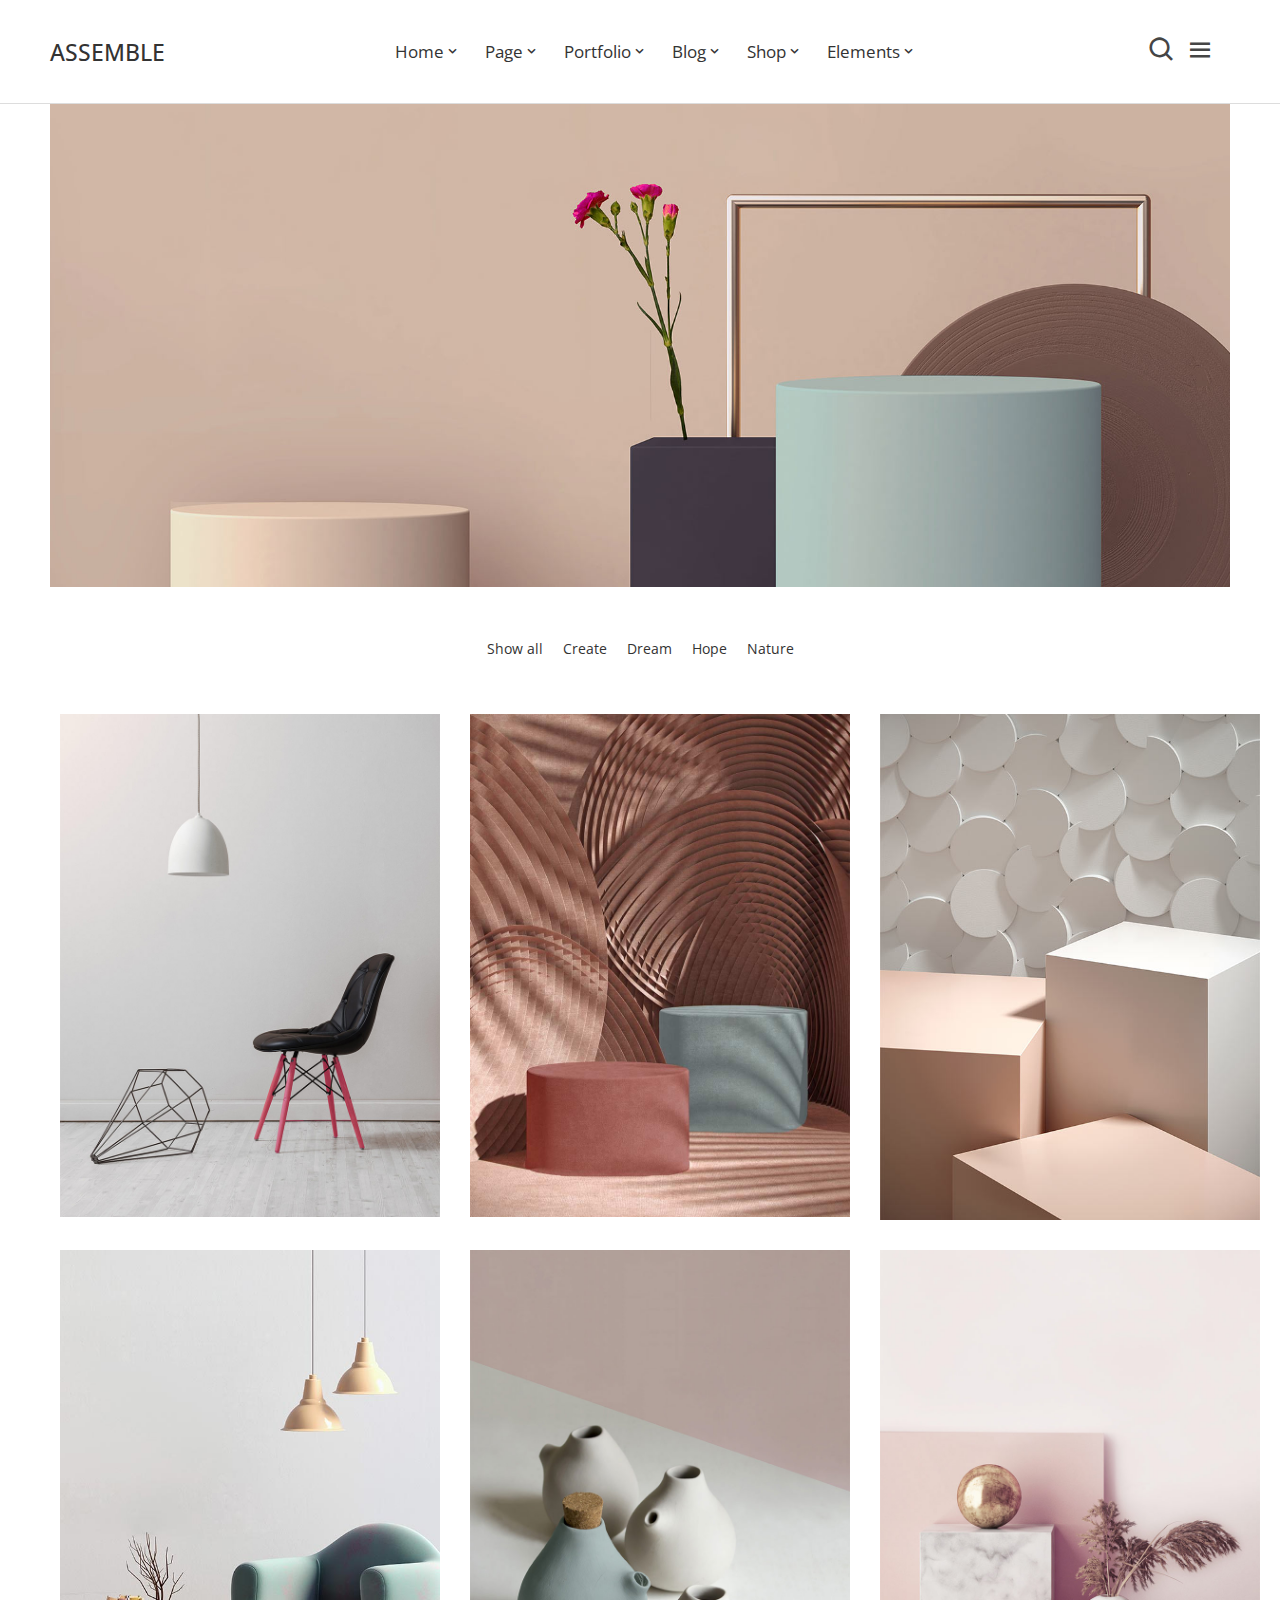
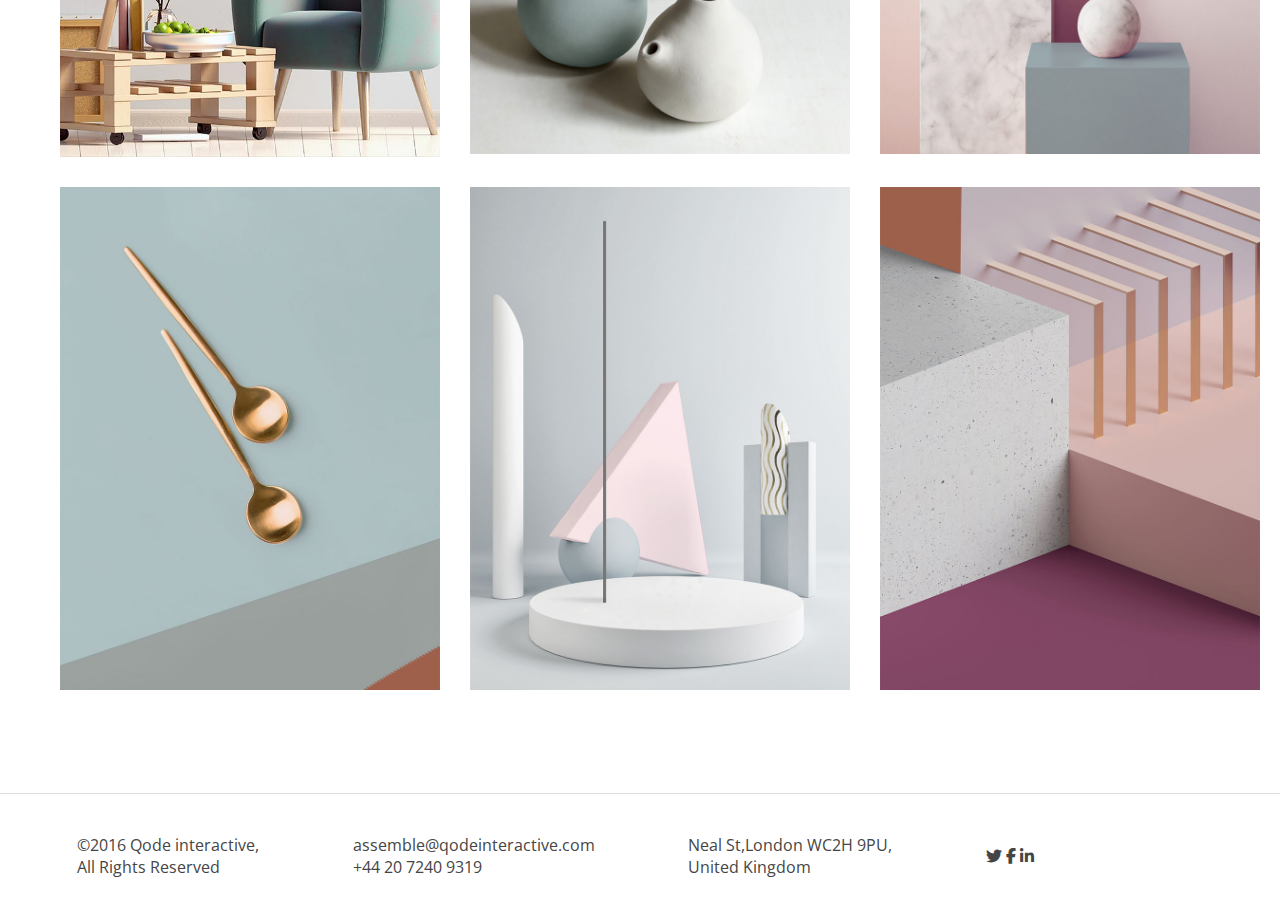
<file: index.html>
<!DOCTYPE html>
<html lang="en">

<head>
  <meta charset="UTF-8">
  <meta name="viewport" content="width=device-width, initial-scale=1.0">
  <title>Document</title>
  <link rel="preconnect" href="https://fonts.googleapis.com">
  <link rel="preconnect" href="https://fonts.gstatic.com" crossorigin>
  <link href="https://fonts.googleapis.com/css2?family=Open+Sans:ital,wght@0,300..800;1,300..800&display=swap"
    rel="stylesheet">
  <link rel="stylesheet" href="project2.css">
  <link rel="stylesheet" href="responsive.css">
  <!-- BOX icone -->
  <link rel="stylesheet" href="https://cdn.jsdelivr.net/npm/boxicons@latest/css/boxicons.min.css">
  <link rel="stylesheet" href="https://cdnjs.cloudflare.com/ajax/libs/font-awesome/6.7.2/css/all.min.css"
    integrity="sha512-Evv84Mr4kqVGRNSgIGL/F/aIDqQb7xQ2vcrdIwxfjThSH8CSR7PBEakCr51Ck+w+/U6swU2Im1vVX0SVk9ABhg=="
    crossorigin="anonymous" referrerpolicy="no-referrer" />
</head>

<body>
  <header class="header">
    <a href="" class="logo">ASSEMBLE
    </a>
    <nav class="navber">
      <ul>
        <li><a href="#home">Home<i class='bx bx-chevron-down'></i></a>
          <ul>
            <li><a href="">Main Home</a></li>
            <li><a href="">Split Showcase</a></li>
            <li><a href="">Tiled Home</a></li>
            <li><a href="">Category Slider</a></li>
            <li><a href="">Portfolio Carousel</a></li>
          </ul>
        </li>
        <li><a href="#page">Page<i class='bx bx-chevron-down'></i></a>
          <ul>
            <li><a href="">About Me</a></li><br>
            <li><a href="">About Us</a></li><br>
            <li><a href="">FAQ </a></li><br>
            <li><a href="">Meet the Team</a></li>
            <li><a href="">Contact Page 1</a></li>
            <li><a href="">Contact Page 1</a></li>
            <li><a href="">Error Page </a></li>
          </ul>
        </li>
        <li><a href="#portfolio">Portfolio<i class='bx bx-chevron-down'></i></a>
          <ul>
            <li><a href="">Portfolio Types</a></li>
            <li><a href="">Narroe Poject</a></li>
            <li><a href="">Masonry Portfolio</a></li>
            <li><a href="">Category Slider</a></li>
            <li><a href="">Gallery Portfolio </a></li>
            <li><a href="">Full Eidth Portfolio</a></li>
            <li><a href="">Pinterest Portfolio</a></li>
          </ul>
        </li>
        <li><a href="#blog">Blog<i class='bx bx-chevron-down'></i></a>
          <ul>
            <li><a href="">Blog Standard</a></li>
            <li><a href="">Standard - Riht Sidber</a></li>
            <li><a href="">Standard - Left Sidber</a></li>
            <li><a href="">Blog Masonary</a></li>
            <li><a href="">Masonary - Riht Sidber</a></li>
            <li><a href="">Masonary - Left Sidber</a></li>
            <li><a href="">Single Posts</a></li>
          </ul>
        </li>
        <li><a href="#shop">Shop<i class='bx bx-chevron-down'></i></a>
          <ul>
            <li><a href="">Stop With Sidebar</a></li>
            <li><a href="">Stop Three Columns</a></li>
            <li><a href="">Stop Four Columns</a></li>
            <li><a href="">Stop Full Width</a></li>
            <li><a href="">Stop Page</a></li>
            <li><a href="">Product Types</a></li>
          </ul>
        </li>
        <li><a href="#elements">Elements<i class='bx bx-chevron-down'></i></a>
          <ul>
            <li><a href="">Classic</a></li><br>
            <li><a href="">Typography</a></li><br>
            <li><a href="">interactive</a></li>
          </ul>
        </li>
      </ul>
    </nav>
    <div class="icone">
      <div class="bx bx-search" id="search-icon"></div>
      <div class="bx bx-menu" id="menu-icone"></div>
    </div>

  </header>
  <!-- content -->
  <section>
    <div class="continer">
      <div class="slider_wrapper">
        <img id="slidder-1" src="image-5.jpg" alt="">
        <!-- <img id="slidder-2" src="image-5.jpg" alt="">
          <img id="slidder-3" src="img-6.jpg" alt="">
          <img id="slidder-4" src="img-7.jpg" alt=""> -->
      </div>
    </div>
  </section>
  <section>
    <div class="menu_icone">
      <ul>
        <li><a href="">Show all</a></li>
        <li><a href="">Create</a></li>
        <li><a href="">Dream</a></li>
        <li><a href="">Hope</a></li>
        <li><a href="">Nature</a></li>
      </ul>
    </div>
  </section>
  <section id="content">
    <div class="conterntss">
      <div id="menu_bar">
        <div class="child_bar">
          <img src="Portfolio-1.jpg" alt="">
          <div class="text">
            <h2>Minimalistic Room</h2>
            <p>by Lora Willis</p>
          </div>
        </div>
        <div class="child_bar">
          <img src="Portfolio-2.jpg" alt="">
          <div class="text">
            <h2>Organic Modeling</h2>
            <p>by Lora Willis</p>
          </div>
        </div>
        <div class="child_bar">
          <img src="Portfolio-3.jpg" alt="">
          <div class="text">
            <h2>Shadows on the wall</h2>
            <p>by Lora Willis</p>
          </div>
        </div>
        <div class="child_bar">
          <img src="Portfolio-4.jpg" alt="">
          <div class="text">
            <h2>Still, Light, and Silent</h2>
            <p>by Lora Willis</p>
          </div>
        </div>
        <div class="child_bar">
          <img src="Portfolio-5.jpg" alt="">
          <div class="text">
            <h2>The Artistry of Waiting</h2>
            <p>by Lora Willis</p>
          </div>
        </div>
        <div class="child_bar">
          <img src="Portfolio-6.jpg" alt="">
          <div class="text">
            <h2>Deconstructing Shaper</h2>
            <p>by Lora Willis</p>
          </div>
        </div>
        <div class="child_bar">
          <img src="Portfolio-7.jpg" alt="">
          <div class="text">
            <h2>Bending the Spoon</h2>
            <p>by Lora Willis</p>
          </div>
        </div>
        <div class="child_bar">
          <img src="Portfolio-8.jpg" alt="">
          <div class="text">
            <h2>Weighing it Down</h2>
            <p>by Lora Willis</p>
          </div>
        </div>
        <div class="child_bar">
          <img src="Portfolio-9.jpg" alt="">
          <div class="text">
            <h2>Solitude and Happiness</h2>
            <p>by Lora Willis</p>
          </div>
        </div>
      </div>
    </div>
  </section>
  <footer>
    <div class="footer_continer">
      <p> &copy;2016 <a href="">Qode interactive,</a><br> All Rights Reserved</p>
      <p class="emil"><a href="">assemble@qodeinteractive.com</a> <br> <a href="">+44 20 7240 9319</a></p>
      <p class="loction"><a href="">Neal St,London WC2H 9PU,<br>United Kingdom</a></p>
      <div class="fotter_icone">
        <a href=""> <i class="fa-brands fa-twitter"></i></a>
        <a href=""><i class="fa-brands fa-facebook-f"></i></a>
        <a href=""><i class="fa-brands fa-linkedin-in"></i></a>
      </div>
    </div>
  </footer>
</body>

</html>
</file>
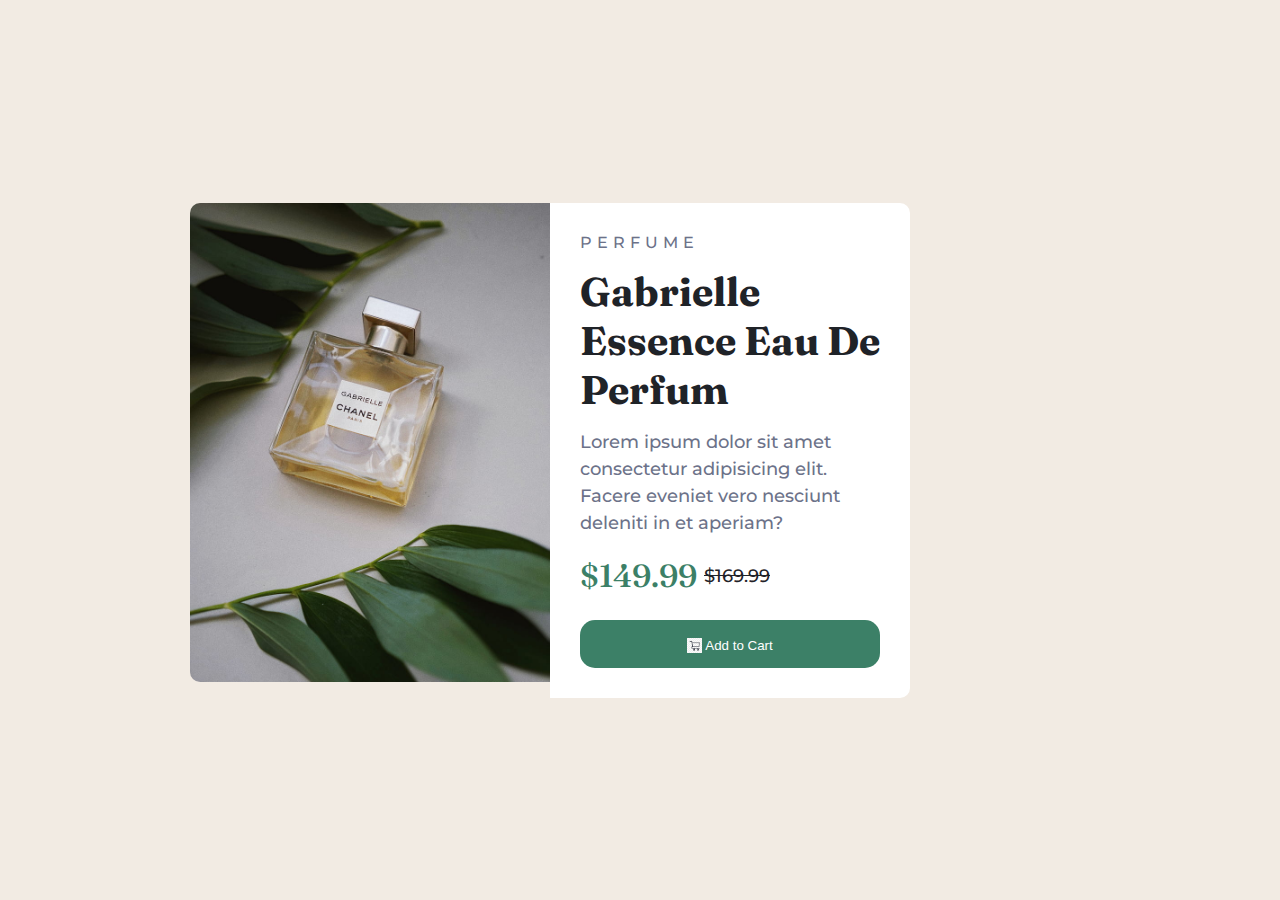
<file: desin.html>
<!DOCTYPE html>
<html lang="en">
<head>
    <meta charset="UTF-8">
    <meta name="viewport" content="width=device-width, initial-scale=1.0">
    <title>Document</title>
    <link rel="preconnect" href="https://fonts.googleapis.com">
<link rel="preconnect" href="https://fonts.gstatic.com" crossorigin>
<link href="https://fonts.googleapis.com/css2?family=Fraunces:ital,opsz,wght@0,9..144,100..900;1,9..144,100..900&family=Montserrat:ital,wght@0,100..900;1,100..900&display=swap" rel="stylesheet">
    <link rel="stylesheet" href="desin.css">
</head>
<body>
    <div class="card">
        <div class="card_img">
            <img class="desktop" src="chane-mobile.jpg" alt="">
        </div>
        <div class="card_body">
        <h6>Perfume</h6>
        <h2>Gabrielle Essence Eau De Perfum </h2>
        <P>Lorem ipsum dolor sit amet consectetur adipisicing elit. Facere eveniet vero nesciunt deleniti in et aperiam?</P>
        <p class="price">$149.99 <span>$169.99</span> </p>
        <button type="button"> <img src="cart-.jpg" alt=""> Add to Cart</button>
    </div>
    </div>
</body>
</html>
</file>
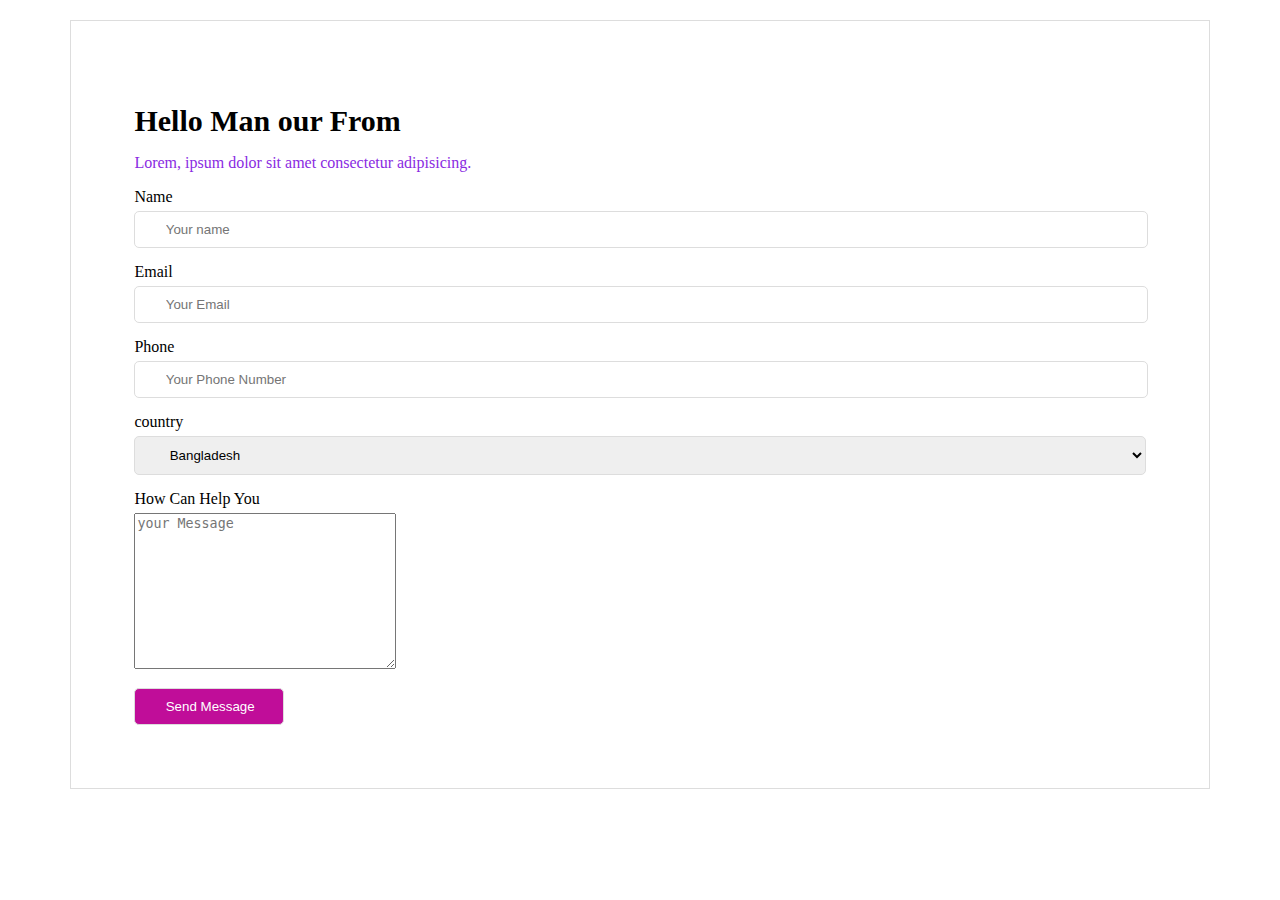
<file: froms.html>
<!DOCTYPE html>
<html lang="en">
<head>
    <meta charset="UTF-8">
    <meta name="viewport" content="width=device-width, initial-scale=1.0">
    <title>Document</title>
    <link rel="stylesheet" href="froms.css">
</head>
<body>
    <div class="contact">
        <h1>Hello Man our From</h1>
        <p>Lorem, ipsum dolor sit amet consectetur adipisicing.</p>
        <form action="">
           <div class="child_from">
            <label for="Name">Name</label>
            <input type="text" name="Name" id="" placeholder="Your name">
           </div>
           <div class="child_from">
            <label for="Email">Email</label>
            <input type="text" name="Email" id="" placeholder="Your Email">
           </div>
           <div class="child_from">
            <label for="Phone">Phone</label>
            <input type="text" name="Phone" id="" placeholder="Your Phone Number">
           </div>
           <div class="child_from">
            <label for="Phone">country</label>
            <select name="country" id=""> 
                <option value="bd">Bangladesh</option>
                <option value="pk">pakisten</option>
                <option value="ag">Afganisten</option>
            </select>
           </div>
           <div class="child_from">
            <label for="Message">How Can Help You</label>
             <textarea name="" id="" cols="30"
             rows="10" placeholder="your Message"></textarea>
           </div>
           <div class="child_from">
           <input type="button" value="Send Message">
           </div>
        </form>
    </div>
</body>
</html>
</file>
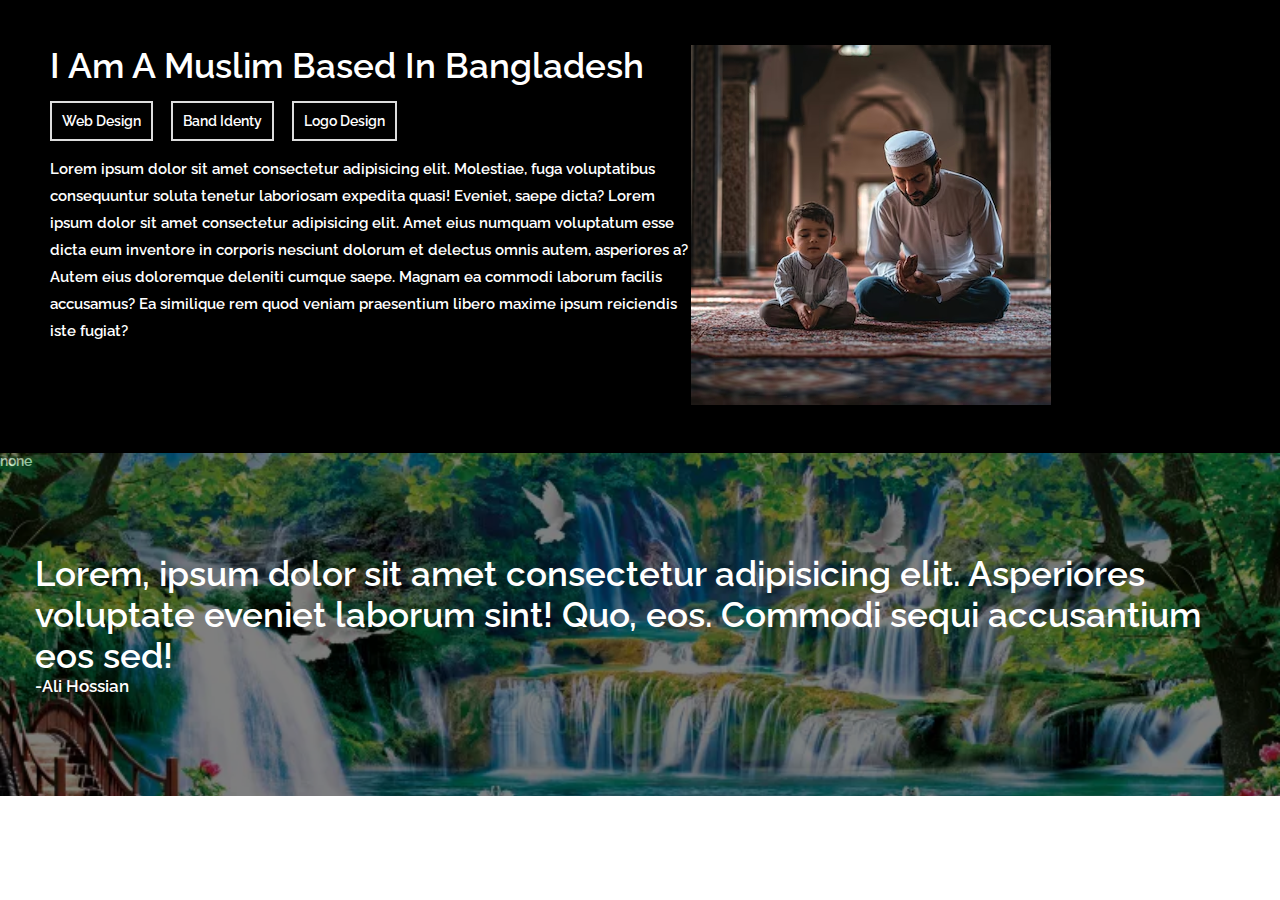
<file: haing.html>
<!DOCTYPE html>
<html lang="en">
<head>
    <meta charset="UTF-8">
    <meta name="viewport" content="width=device-width, initial-scale=1.0">
    <title>Document</title>
    <link rel="preconnect" href="https://fonts.googleapis.com">
<link rel="preconnect" href="https://fonts.gstatic.com" crossorigin>
<link href="https://fonts.googleapis.com/css2?family=Raleway:ital,wght@0,100..900;1,100..900&display=swap" rel="stylesheet">
    <link rel="stylesheet" href="haing.css">
</head>
<body>
    <section id="about">
    <div class="contener">
        <div class="about_info">
            <h2>I Am A Muslim Based In Bangladesh</h2>
            <ul>
                <li>Web Design</li>
                <li>Band Identy</li>
                <li>Logo Design</li>
            </ul>
            <p>Lorem ipsum dolor sit amet consectetur adipisicing elit. Molestiae, fuga voluptatibus  consequuntur soluta tenetur laboriosam expedita quasi! Eveniet, saepe dicta? Lorem ipsum dolor sit amet consectetur adipisicing elit. Amet eius numquam voluptatum esse dicta eum inventore in corporis nesciunt dolorum et delectus omnis autem, asperiores a? Autem eius doloremque deleniti cumque saepe. Magnam ea commodi laborum facilis accusamus? Ea similique rem quod veniam praesentium libero maxime ipsum reiciendis iste fugiat?</p>
        </div>
        <div class="about_img">
            <img src="muslim-man.avif" alt="">
    </div>
    </div>
    </section>
    <section id="cta">
        <div class="content">
            <h2>Lorem, ipsum dolor sit amet consectetur adipisicing elit. Asperiores voluptate eveniet laborum sint! Quo, eos. Commodi sequi accusantium eos sed!</h2>
            <h6>-Ali Hossian</h6>
        </div>
    </section>
</body>
</html>
</file>
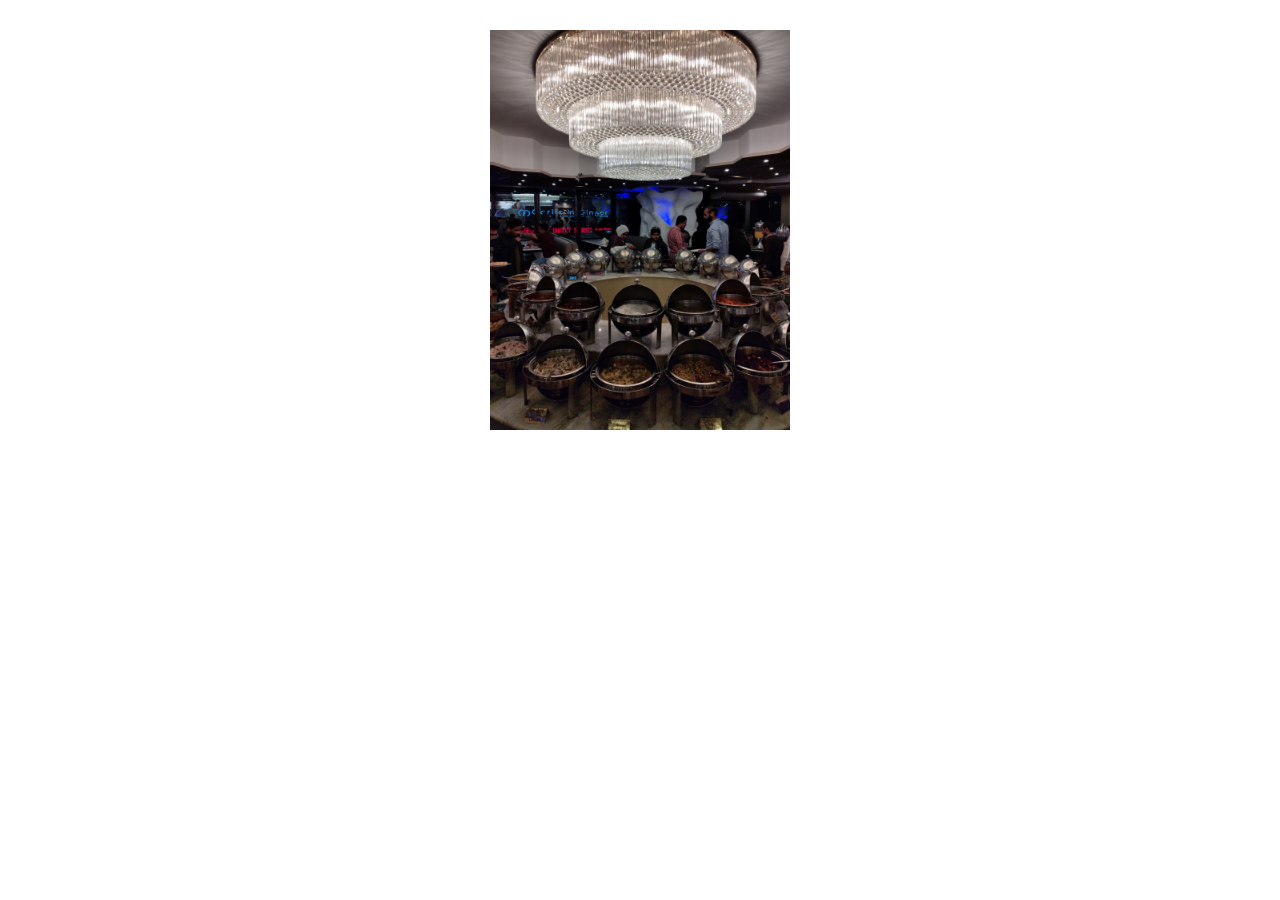
<file: opasity.html>
<!DOCTYPE html>
<html lang="en">
<head>
    <meta charset="UTF-8">
    <meta name="viewport" content="width=device-width, initial-scale=1.0">
    <title>Document</title>
    <link rel="stylesheet" href="style.css">
</head>
<body>
   
    <div class="child">
            <img class="img" src="oop.jpg" alt="">
            <div class="servic">
        <h1>To You Late</h1>
        <p>Lorem ipsum dolor sit amet consectetur, adipisicing elit. Debitis.</p>
        <a href="">Button</a>
    </div>
    </div>
</body>
</html>
</file>
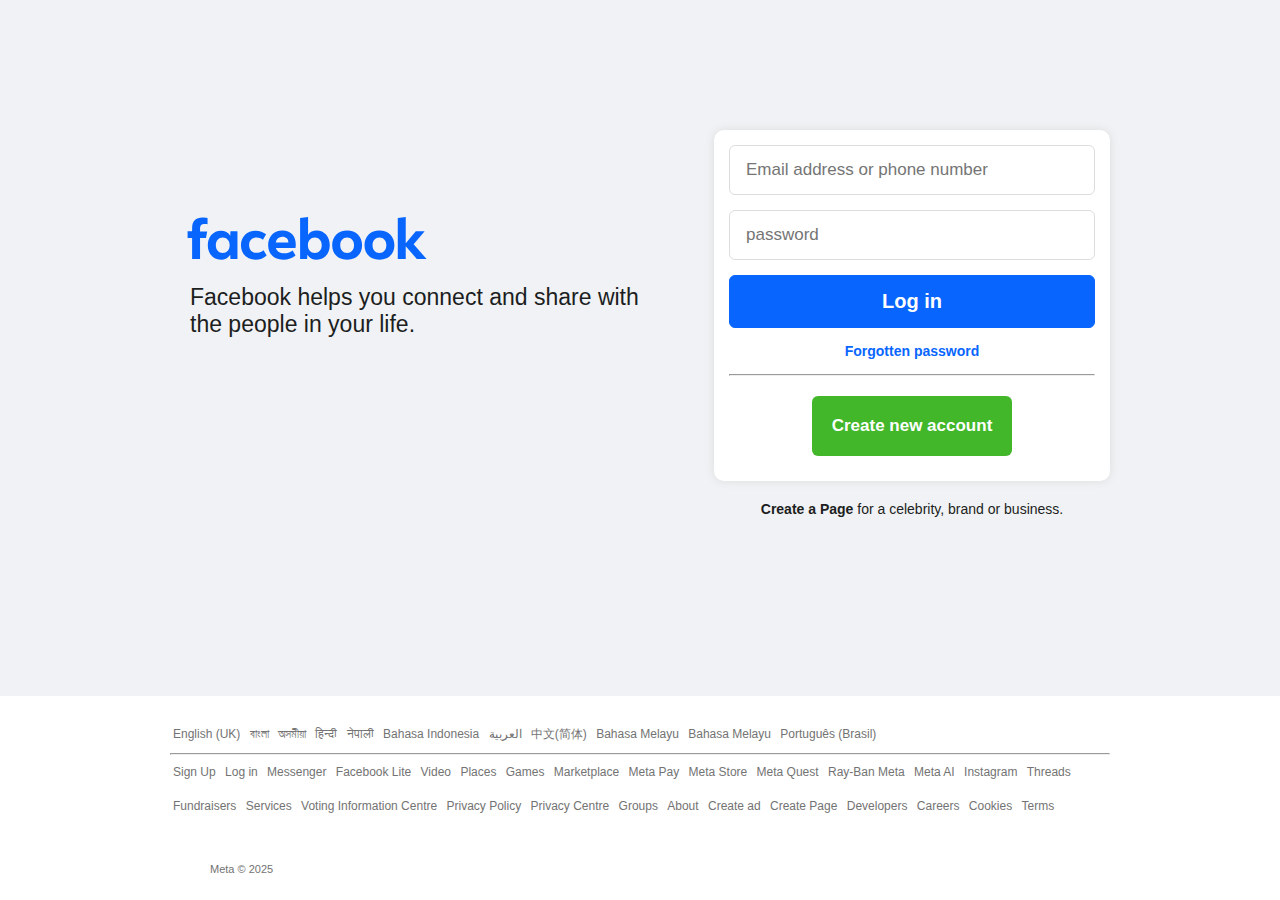
<file: porject1.html>
<!DOCTYPE html>
<html lang="en">
<head>
    <meta charset="UTF-8">
    <meta name="viewport" content="width=device-width, initial-scale=1.0">
    <title>Facebook – log in or sign up</title>
    <link rel="stylesheet" href="project1.css">
    <link rel="shortcut icon" href="./Facebook_icon.png" type="image/x-icon">
</head>
<body>
<section id="body_area">
    <div id="content_area" class="continer">
        <div class="lrft_side">
            <img src="logo.svg" alt="">
            <h2>Facebook helps you connect and share with the people in your life.</h2>
        </div>
        <div class="from_side">
            <form action="">
                <input type="email" placeholder="Email address or phone number">
                <input type="password" placeholder="password">
                <input type="button" value="Log in">
                <a href="#">Forgotten password</a>
                <hr>
                <button  type="button">Create new account</button>
            </form>
            <p><a href="#">Create a Page</a> for a celebrity, brand or business.</p>
        </div>
    </div>
</section>
    <footer id="footer_area">
        <div class="continer">
            <ul>
                <li><a href="">English (UK)</a></li>
                    <li><a href="">বাংলা</a></li>
                    <li><a href="">অসমীয়া</a></li>
                    <li><a href=""> हिन्दी</a></li>
                    <li><a href=""> नेपाली</a></li>
                    <li><a href=""> Bahasa Indonesia</a></li>
                    <li><a href="">  العربية</a></li>
                    <li><a href="">中文(简体)</a></li>
                    <li><a href="">Bahasa Melayu</a></li>
                    <li><a href="">Bahasa Melayu</a></li>
                    <li><a href="">Português (Brasil)</a></li>
                    <hr>
                    <li><a href="">Sign Up</a></li>
                    <li><a href="">Log in</a></li>
                    <li><a href="">Messenger</a></li>
                    <li><a href="">Facebook Lite</a></li>
                    <li><a href="">Video</a></li>
                    <li><a href="">Places</a></li>
                    <li><a href="">Games</a></li>
                    <li><a href="">Marketplace</a></li>
                    <li><a href="">Meta Pay</a></li>
                    <li><a href="">Meta Store</a></li>
                    <li><a href="">Meta Quest</a></li>
                    <li><a href="">Ray-Ban Meta</a></li>
                    <li><a href="">Meta AI</a></li>
                    <li><a href="">Instagram</a></li>
                    <li><a href="">Threads</a></li>
                    <li><a href="">Fundraisers</a></li>
                    <li><a href="">Services</a></li> 
                    <li><a href="">Voting Information Centre</a></li>
                    <li><a href="">Privacy Policy</a></li>
                    <li><a href="">Privacy Centre</a></li>
                    <li><a href="">Groups</a></li>
                    <li><a href="">About</a></li>
                    <li><a href="">Create ad</a></li>
                    <li><a href="">Create Page</a></li>
                    <li><a href="">Developers</a></li>
                    <li><a href="">Careers</a></li>
                    <li><a href="">Cookies</a></li>
                    <li><a href="">Terms</a></li>
            </ul>
        </div>
    <p>Meta © 2025</p>
    </footer>
</body>
</html>
</file>
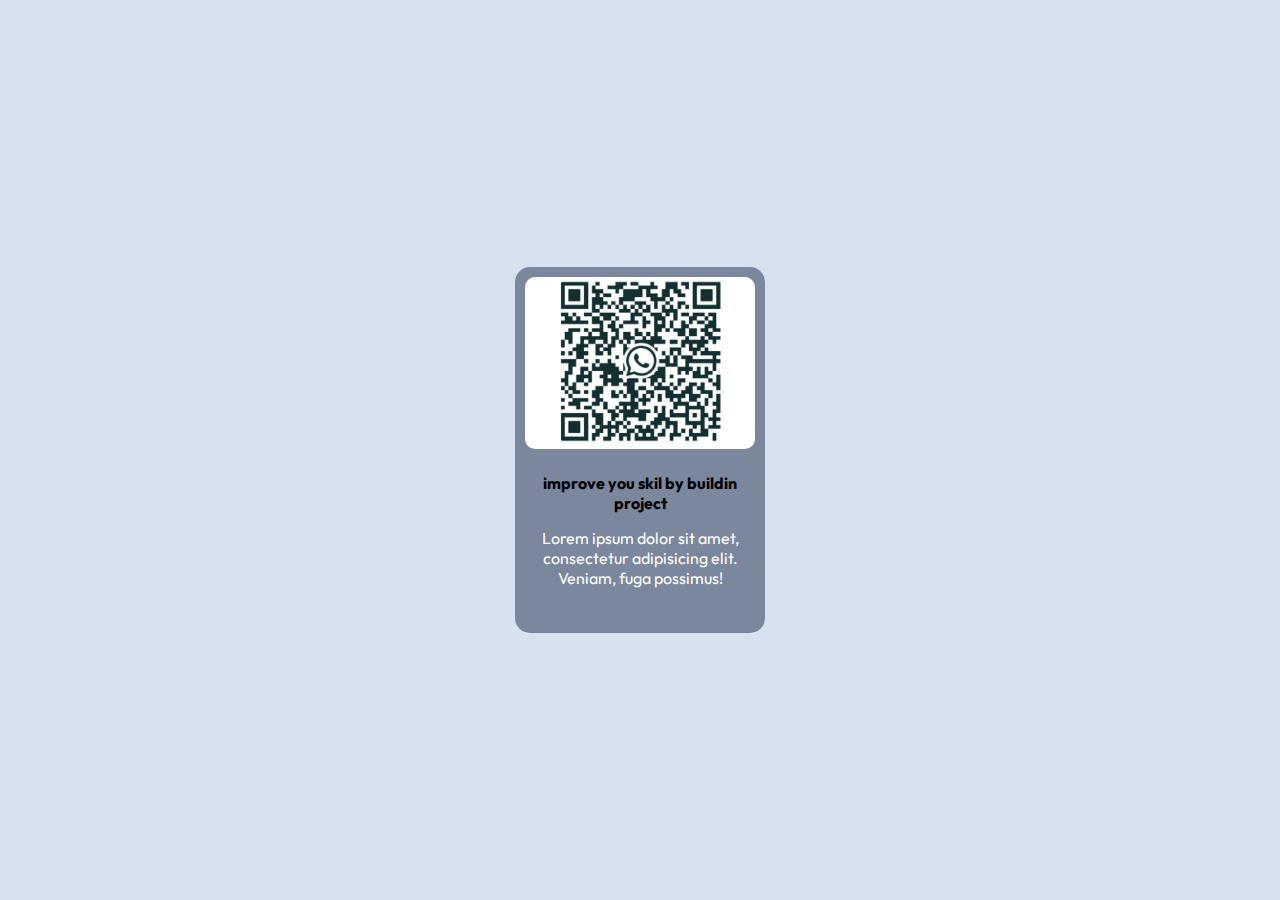
<file: qrcode.html>
<!DOCTYPE html>
<html lang="en">
<head>
    <meta charset="UTF-8">
    <meta name="viewport" content="width=device-width, initial-scale=1.0">
    <title>Document</title>
    <link rel="preconnect" href="https://fonts.googleapis.com">
<link rel="preconnect" href="https://fonts.gstatic.com" crossorigin>
<link href="https://fonts.googleapis.com/css2?family=Outfit:wght@100..900&display=swap" rel="stylesheet">
    <link rel="stylesheet" href="qrcode.css">
</head>
<body>
    <div class="card">
        <img src="QR code.jpg" alt="">
    <div class="card_body">
        <h4>improve you skil by buildin project</h4>
        <p>Lorem ipsum dolor sit amet, consectetur adipisicing elit. Veniam, fuga possimus!</p>
    </div>
</div>
</body>
</html>
</file>
<file: project2.css>
*{
    margin: 0;
    padding: 0;
    box-sizing: border-box;
    scroll-behavior: smooth;
    scroll-padding-top: 2rem;
    list-style: none;
    text-decoration: none;
    font-family: "Open Sans", serif;
}
:root{
    --text-color:#333333;
    --font-color:#000000;
    --hover-colir: #454545;
}
/* body{
  width: 100%;
} */
.header{
    display: flex;
    align-items: center;
    justify-content: space-between;
    padding: 10px 20px;
    border-bottom: 0.5px solid #ddd;
    position: fixed;
    top: 0;
    left: 0;
    right: 0;
    z-index: 1000;
    background-color: #fff;
    }
  .logo{
    font-size: 23px;
    font-weight: 500;
    color: var(--text-color);
    margin-left: 30px;
  }
 .navber{
    padding: 10px 0;
    
 }
 .navber ul li{
    display: inline-block;
    margin: 20px 10px;
   position: relative;
 }
 .navber ul li a{
    color: var(--text-color);
    font-size: 17px;
    font-weight: 400;
    transition: 0.6s;
   
 }
 .navber ul li a:hover{
  color: var(--hover-colir);
  border-bottom: 1px solid var(--hover-colir);
  /* padding-bottom: 1px; */
 }


 /* Dropdown */
 .navber ul  ul {
  position: absolute;
  left: 0;
  top:25px;
  background: #FBF9F9;
  width: 200px;
  display: none;
  z-index: 999;
 }
 .navber ul  ul a{
  font-size: 14px;
 }
 .navber ul li:hover ul{
 display: block;
 }

 .icone{
    font-size: 30px;
    color:var(--hover-colir);
    cursor: pointer;
   margin-right: 45px;
 }
 /* content */
 .continer{
   padding: 0 20px;
 }
 .slider_wrapper img{
position: relative;
width: 100%;
height: 100%;
max-width: 100%;
padding: 0 30px;
object-fit: cover;
 }
 .menu_icone{
  /* display: flex;
  flex-wrap: wrap;
  justify-content: center; */
   padding: 30px 0;
 }
 .menu_icone ul {
   text-align: center;
}
 .menu_icone ul li{
    display: inline-block;
    padding: 15px 8px;
 }
 .menu_icone ul li a{
   color: var(--text-color);
   width: 600;
   font-size: 14px;
   transition: 0.3s;
 }
 .menu_icone ul li a:hover{
   color: var(--hover-colir);
   border-bottom: 1px solid var(--hover-colir);
   padding-bottom: 1px;
  }
/* content */

.conterntss{
  margin: 10px 60px;
  margin-bottom: 8%;
}
#content .conterntss{
display: flex;
justify-content: space-between;
}
#menu_bar{
  flex-basis: 70%;
  display: grid;
  grid-template-columns: repeat(3,1fr);
  gap: 30px;
}
.text h2{
 width: 500;
 font-size:18px;
 color: var(--text-color);
}
.text p{
  width: 300;
  font-size:14px;
  color: var(--hover-colir);
 } 
 .text{
  height: 0;
  width: 100%;
  background: #fff;
  position: absolute;
  left: 0;
  bottom: 0;
  overflow: hidden;
  display: flex;
  justify-content: center;
  flex-direction: column;
  font-size: 14px;
  transition: height 0.5s;
  
}
 .child_bar{
  position: relative;
 }
.child_bar img{
    width:380px;
    display: block;
    transition: transform 0.3s;
  }
  .child_bar:hover img{
    cursor: pointer;
  }
  .child_bar:hover .text{

    height: 20%;
  }


  footer{
    border-top: 1px solid #ddd;
  }
  .footer_continer{

    display: flex;
    align-items: center;
    justify-content: space-between;
    margin: 40px 6%;
    font-size: 16px;
    color: var(--hover-colir);
   
  }

  .footer_continer a{
    color:var(--hover-colir);
  }
  .fotter_icone{
    margin-right: 15%;
    
  }
  .footer_continer a:hover{
    color: #F6C0A5;
  }
  .fotter_icone a:hover{
    color: var(--font-color);
  }
</file>
<file: responsive.css>
@media  screen and (max-width: 600px) {
   .navber{
    display: none;
  }
  .icone{
    float: left;
  }
.logo{
align-self: center;

width: 100%;
}
.icone{
  order: -1;
}

   #search-icon{
    display: none;
     /* flex-direction: column;  */
   } 
   .slider_wrapper img{
    width : 100%;
    height: 500px;
    padding: 0;
  }
  .menu_icone ul{
    display: flex;
    flex-wrap: wrap;
    padding: 0 45px;
    justify-content: center;
    align-items: center;
  }
  .menu_icone ul li{
    padding: 5px 8px;
 }
 #content .conterntss{
 display: flex;
 flex-direction: column;
 }
 #menu_bar{
 grid: 1fr / 1fr;
 }
 .child_bar img{
  width:100%;
  display: block;
  transition: transform 0.3s;
  }
.footer_continer{
 display: flex;
 flex-direction: column;
align-items: flex-start;
 font-size: 14px;
 font-weight: 400;
gap: 20px;
padding: 30px 0px;
padding-bottom: 60px;

   }
}
</file>
<file: desin.css>
:root{
    --primaryFont: "Montserrat", serif;
    --secFonr:  "Fraunces", serif;
    --darkCyan: hsl(158,36%,37%);
    --cremColor: hsl(30,38%,92%);
    --veryDarkblue: hsl(212,12%,14%);
    --darkGrayishblue: hsl(228,12%,48%);
    --white: hsl(0,0%,100%);
}
*, *::after, *::before{
   margin: 0;
   padding: 0;
   list-style: none;
   box-sizing: border-box;
}
html,body{
    height: 100%;
}
body{
    font-family: var(--primaryFont);
    font-weight: 500;
    background: var(--cremColor);
    display: flex;
    align-items: center;
    justify-content: center;
}
h1,h2,h3,h4,h5,h6{
  font-weight: 700;
  font-family: var(--secFonr);
  margin-bottom: 15px;
}
p{
 font-weight: 500;
 margin-bottom: 15px;
}
img{
    max-width: 100%;
}
.card{
    width: 900px;
    display: flex;
}
.card_img{
    flex-basis: 40%;
}
.card_img img.desktop{
    border-radius: 10px 0 0 10px;
}
.card_body{
    flex-basis: 40%;
    background: var(--white);
    border-radius: 0 10px 10px 0;
    padding: 30px;
}
.card_body h2{
    color: var(--veryDarkblue);
    font-size: 40px;
}
.card_body h6{
    color: var(--darkGrayishblue);
    font-family: var(--primaryFont);
    font-size: 16px;
    font-weight: 500;
    text-transform: uppercase;
    letter-spacing: 5px;
}
.card_body p{
    font-size: 18px;
    color: var(--darkGrayishblue);
    line-height: 1.5em;
}
.card_body p.price{
    font-family: var(--secFonr);
    color: var(--darkCyan);
    font-size: 32px;

}
.card_body p.price span{
    font-family: var(--primaryFont);
    color: var(--veryDarkblue); 
    font-size: 18px;
    text-decoration: line-through;
    position: relative;
    top: -5px;   
}
.card_body button{
    background: var(--darkCyan);
    border: 0;
    width: 100%;
    padding: 15px;
    border-radius: 15px;
    color: var(--white);
    font-weight: 500;
}
.card_body button img{
    display: inline-block;
    position: relative;
    top: 3px;
    width: 15px;
   
}
 @media only screen and (max-width: 600px){
   body{
    align-items: flex-start;
   }
    .card{
    width: 90%;
    flex-direction: column;
    margin-top:20px ;
   }
   .card_body{
    border-radius:0 0 20px 20px ;
   }
 }
</file>
<file: froms.css>
.contact{
    width: 80%;
    border: 1px solid #ddd ;
    margin: 20px auto;
    padding: 5%;
}
.contact h1{
    font-weight: bold;
    font-size: 30px;
    margin-bottom: 0;
}
.contact p{
    color: blueviolet;
}
.contact from {
    margin-top: 20px;
}
.child_from{
    width: 100%;
    margin-bottom: 15px;
}
.child_from label{
   display: block;
   margin-bottom: 5px;
}
.child_from input, .child_from select{
   border: 1px solid #ddd;
   border-radius: 5px;
   padding: 10px 3%;
   width: 94%;
   cursor: pointer;
 }
 .child_from select{
    width: 100%;
 }
 .child_from input[type='button']{
    width: 150px;
   background-color: rgb(192, 13, 153);
   color: white;
   
  }
  .child_from input[type='button']:hover{
    width: 150px;
   background-color: cornflowerblue;
   color: rgb(22, 21, 21)
  }

.child_from:last-child{
    margin-bottom: 0px;
}
</file>
<file: haing.css>
*,*::after,*::before{
    padding: 0;
    margin: 0;
    list-style: none;
    box-sizing: border-box;
}
body{
    font-family: "Raleway", serif;
    font-size: 14px;
    font-weight: 600;
}
h1,h2,h3,h4,h5,h6{
    font-weight: 600;
    margin-bottom:15px ;
}
p{
    font-weight: 600;
    font-size:15px ;
    margin-bottom:15px ;

}
img{
    max-width: 100%;
    height: auto;
}
#about{
    background: #000;
    padding: 45px 0;
}
.contener{
   display:flex;
   width: 90%;
   max-width: 1400px;
   
}
.about_info{
    flex-basis: 60%;
    color: #fff;
    padding-left: 50px;
}
.about_info h2{
 font-size: 35px;
}
.about_info ul{
    text-align: left;
   
}
.about_info li{
    margin-bottom: 15px;
    text-align: left;
    display: inline-block;
    margin-right: 15px;
   border: 2px solid #ddd;
   padding:10px;
}
.about_info p{  
    line-height: 1.8em;
}
.about_img{
    flex-basis: 40%;
}
#cta{
    padding: 100px 0;
    position: relative;
    background: url(butiful.webp);
    background-repeat: no-repeat;
    background-size: cover;
    background-position: fixed;
    z-index: 1;
    color: #fff;
}
#cta:after{
    background: #000;
    position: absolute;
    content: "none";
    left: 0;
    top: 0;
    width: 100%;
    height: 100%;
    opacity: 0.5;
    z-index: -1;
}
#cta h2{
    font-size: 35px;
   margin: 0 35px;
}
#cta h6{
    font-size: 17px;
    margin: 0 35px;
}
@media only screen and (max-width:600px){
    .contener{
        flex-direction: column;
    }
    .about_img{
        order: 1;
        margin: 5px 50px;
    }
    .about_info{
        order: 2;
    }
    #cta h2{
        font-size: 20px;
    }
}
</file>
<file: style.css>
.child{
    text-align: center;
    color: white;
    width: 300px;
    margin: 30px auto;
    position: relative;
    overflow: hidden;
}
.servic{
    padding: 10% 5%;
    position: absolute;
    width: 90%;
    height: 87%;
    top: -500px;
    left: 0;
    z-index: 99;
    transition: 0.3s;
}
.servic ::after {
    background:#2c3e50 ;
    position: absolute;
    width: 100%;
    height: 100%;
    content: '';
    top: 0;
    left: 0;
    opacity: 0.6;
    z-index: -1;
}
.child img{
    width: 100%;
    height: 100%;
    display: block;
    max-width: 100%;
   transition:width 2s, height 4s;
}
.child:hover img{
    transform: scale(1.2);
    /* transform: rotate(180deg); */
}
.child h1{
    font-family: 'Courier New', Courier, monospace;
    font-size: 40px;
    margin-bottom: 0;
}
.child p{
    font-family: 'Franklin Gothic Medium', 'Arial Narrow', Arial, sans-serif;
    font-family: 20px;
}
.child a{
    display: inline-block;
    text-decoration: none;
    background: #e67e22;
    margin-top: 10px;
    color: white;
    font-size: 20px;
    padding: 10px 15px;
    border-radius: 10px;
}
.child a:hover{
    background:#95a5a6 ;
}

.child:hover .servic{
 top: 0;
}
</file>
<file: project1.css>
*{
    margin: 0;
    padding: 0;
    list-style: none;
    box-sizing: border-box;
}
body{
    font-family: Arial, Helvetica, sans-serif;
    font-size: 14px;
    color: #1c1e21;;
}
img{
      max-width: 60%;
      height: 106px;
      margin: -10px;
    }

/* body_area */
#body_area{
    background-color: #f0f2f5;

}
.continer{
    width: 980px;
    padding: 20px;
    margin: 0 auto;
}
#content_area{
    display: flex;
    justify-content: space-between;
    padding-bottom: 164px;
    padding-top: 130px;
    align-items: center;
}
.lrft_side{
    flex-basis: 540px;
   padding-bottom: 130px ;
   padding-right: 50px;
}
.lrft_sid img{
    width: 100px;
}
.lrft_side h2{
    font-size: 23px;
    columns: #1c1e21;
    font-weight: normal;
    padding-left: 20px;
}

.from_side{
    flex-basis: 396px;
    text-align: center;
}
.from_side form{
    background: #fff;
    box-shadow: 0 0 10px #ddd;
    border-radius: 10px;
    padding: 15px;
    text-align: center;
}
.from_side input{
    width: 100%;
    display: block;
    border: 1px solid #ddd;
    padding: 14px 16px;
    font-size: 17px;
    border-radius: 6px;
    margin-bottom: 15px;
}
.from_side input[type='button']{
    background: #0866ff;
    border:1px solid #0866ff;
    color: #fff;
    font-size: 20px;
    font-weight: bold;
}
.from_side a{
    color: #0866ff;
    font-size: 14px;
    font-weight: bold;
    text-decoration: none;
    margin-bottom: 15px;
    display: inline-block;
}
.from_side a:hover{
    text-decoration: underline;
}
.from_side button[type='button']{
    background: #42b72a;
    border: #42b72a;
    color: #fff;
    font-size: 17px;
    font-weight: bold;
    padding: 20px;
    border-radius: 6px;
    margin-top: 20px;
    margin-bottom: 10px;
}
.from_side p{
    margin-top: 20px;
    color: #1c1e21;
    font-size: 14px;
}
.from_side p a{
    color: #1c1e21;
}
.footer_area{
    background: #fdfdfd;
    padding: 25px 0;
}
.continer{
    width: 980px;
    padding: 20px;
    margin: 0 auto;
}
#footer_area ul{
    text-align: left;
    margin-bottom: 20px;
    font-size: 12px
}
#footer_area ul li{
    display: inline-block;
    margin: 10px  3px;
}
#footer_area ul li a{
    color: #737373;
    text-decoration: none;
}
#footer_area ul li a:hover{
    text-decoration: underline;
}
#footer_area p{
    color: #737373;
    font-size: 11px;
     padding-left: 210px;
     margin-bottom: 10px;
}
@media screen and ( max-width:520px) {
    .continer{
        width: 96%;
    }
    #content_area{
      flex-direction: column;
        padding:45px 0;
    }
    .lrft_side{
        flex-basis: 100%;
        text-align: center;
    }
    .lrft_side h2{
        font-size: 22px;
        margin-bottom: 40px;
    }
    .from_side{
        flex-basis: 10%;
        text-align: center;
    }
}
</file>
<file: qrcode.css>
:root{
 --white: hsl(0,0%,100%);
 --LightGray: hsl(212,45%,89%);
 --grayishBlue: hsl(220,15%,55%);
 --darkBlue: hsl(218,44%,22);
}
*,*::after,*::before{
    margin: 0;
    padding: 0;
    list-style: none;
    box-sizing: border-box;
    }
    html,body{
     height: 100%;
    }
body{
  background: var(--LightGray);
  font-family: "Outfit", serif;
  font-weight: 400;
  display: flex;
  align-items: center;
  justify-content: center;
}
h1,h2,h3,h4,h5,h6{
    font-weight: 700;
    margin-bottom: 15px;
}
p{
    font-weight: 400;
    margin-bottom: 15px;
}
img{
    max-width: 100%;
    height: auto;
}
.card{
    background: var(--grayishBlue);
    border-radius: 15px;
    padding: 10px;
    width: 250px;
}
.card img{
    border-radius: 10px;
    /* margin-bottom: 20px; */
}
.card_body{
    padding: 20px 15px;
    text-align: center;
}
.card_body h4{
  color: var(--darkBlue);
}
.card_body p{
   color: var(--white);
}
</file>
